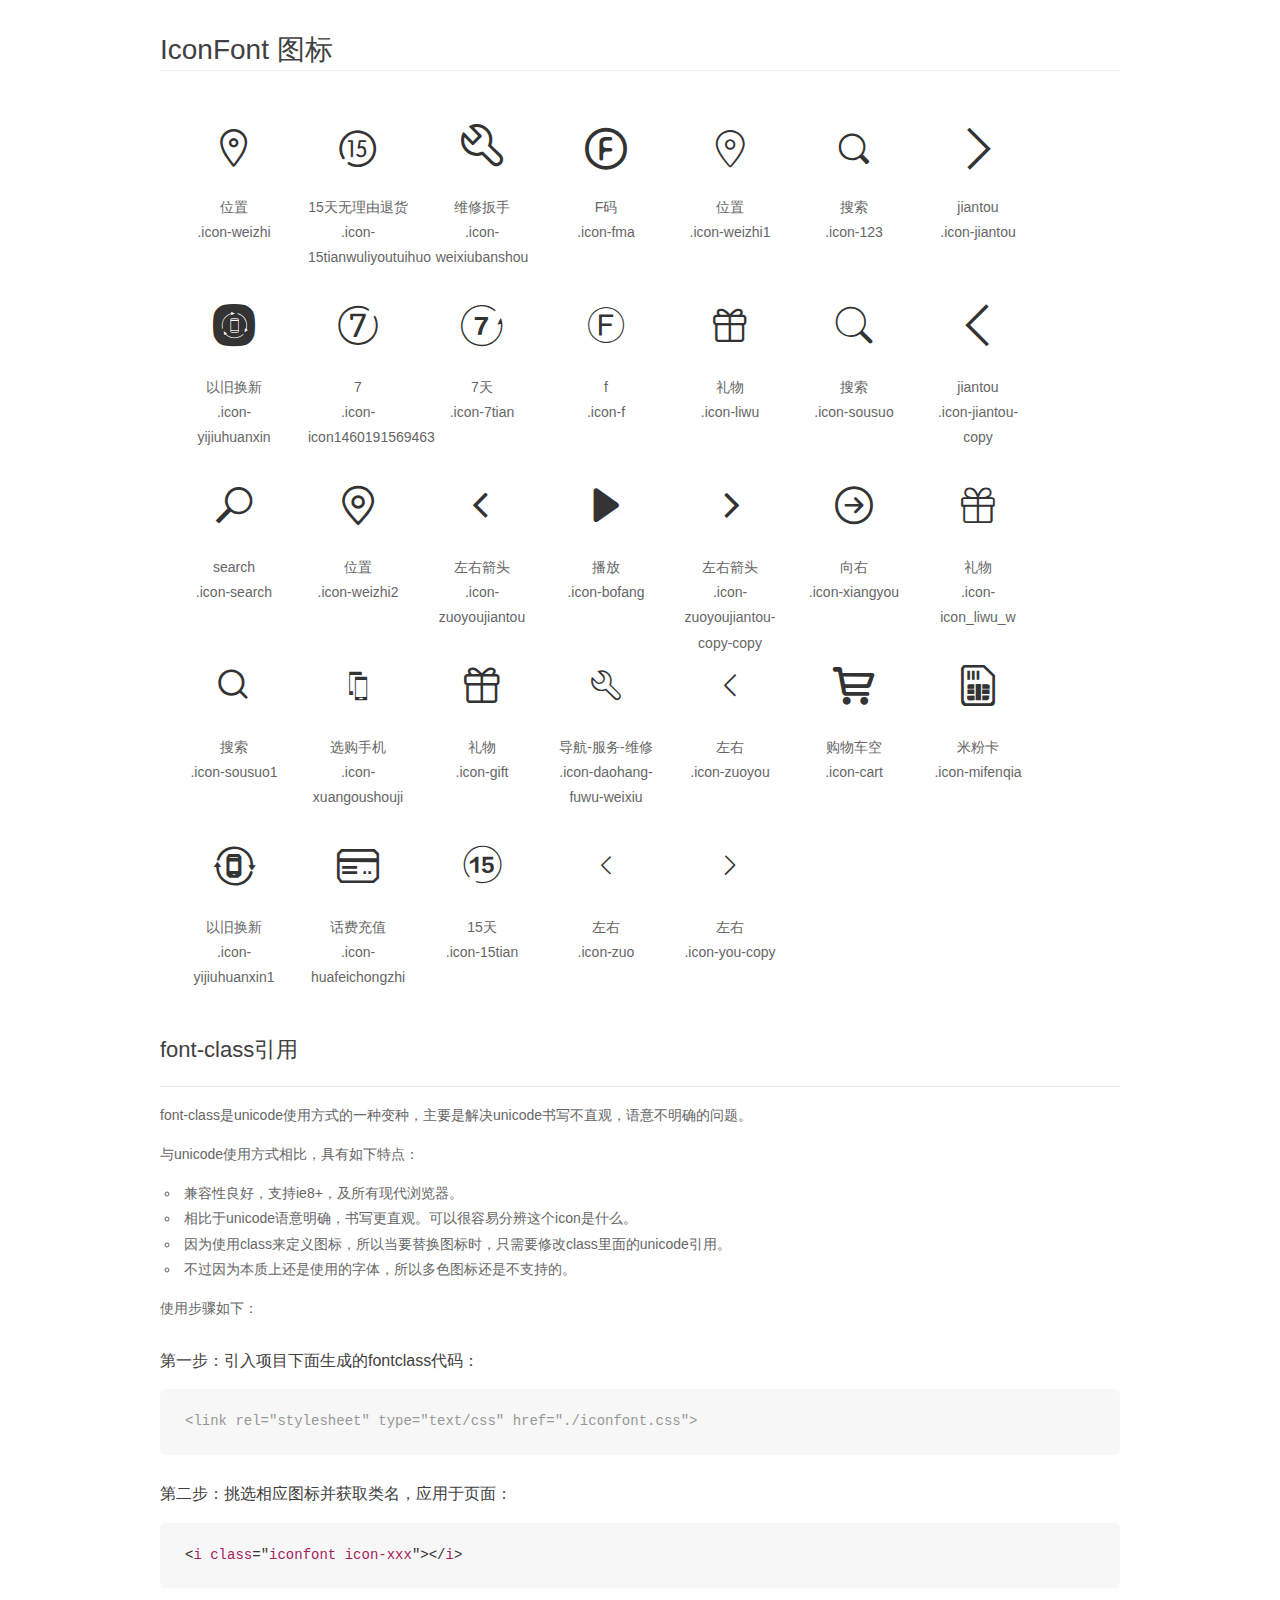
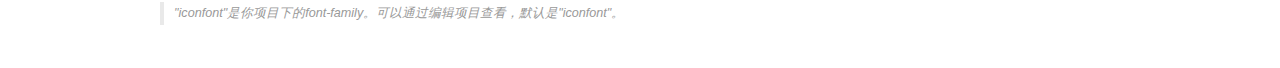
<file: iconfont/demo_fontclass.html>
<!DOCTYPE html>
<html>
<head>
    <meta charset="utf-8"/>
    <title>IconFont</title>
    <link rel="stylesheet" href="demo.css">
    <link rel="stylesheet" href="iconfont.css">
</head>
<body>
    <div class="main markdown">
        <h1>IconFont 图标</h1>
        <ul class="icon_lists clear">
            
                <li>
                <i class="icon iconfont icon-weizhi"></i>
                    <div class="name">位置</div>
                    <div class="fontclass">.icon-weizhi</div>
                </li>
            
                <li>
                <i class="icon iconfont icon-15tianwuliyoutuihuo"></i>
                    <div class="name">15天无理由退货</div>
                    <div class="fontclass">.icon-15tianwuliyoutuihuo</div>
                </li>
            
                <li>
                <i class="icon iconfont icon-weixiubanshou"></i>
                    <div class="name">维修扳手</div>
                    <div class="fontclass">.icon-weixiubanshou</div>
                </li>
            
                <li>
                <i class="icon iconfont icon-fma"></i>
                    <div class="name">F码</div>
                    <div class="fontclass">.icon-fma</div>
                </li>
            
                <li>
                <i class="icon iconfont icon-weizhi1"></i>
                    <div class="name">位置</div>
                    <div class="fontclass">.icon-weizhi1</div>
                </li>
            
                <li>
                <i class="icon iconfont icon-123"></i>
                    <div class="name">搜索</div>
                    <div class="fontclass">.icon-123</div>
                </li>
            
                <li>
                <i class="icon iconfont icon-jiantou"></i>
                    <div class="name">jiantou</div>
                    <div class="fontclass">.icon-jiantou</div>
                </li>
            
                <li>
                <i class="icon iconfont icon-yijiuhuanxin"></i>
                    <div class="name">以旧换新</div>
                    <div class="fontclass">.icon-yijiuhuanxin</div>
                </li>
            
                <li>
                <i class="icon iconfont icon-icon1460191569463"></i>
                    <div class="name">7</div>
                    <div class="fontclass">.icon-icon1460191569463</div>
                </li>
            
                <li>
                <i class="icon iconfont icon-7tian"></i>
                    <div class="name">7天</div>
                    <div class="fontclass">.icon-7tian</div>
                </li>
            
                <li>
                <i class="icon iconfont icon-f"></i>
                    <div class="name">f</div>
                    <div class="fontclass">.icon-f</div>
                </li>
            
                <li>
                <i class="icon iconfont icon-liwu"></i>
                    <div class="name">礼物</div>
                    <div class="fontclass">.icon-liwu</div>
                </li>
            
                <li>
                <i class="icon iconfont icon-sousuo"></i>
                    <div class="name">搜索</div>
                    <div class="fontclass">.icon-sousuo</div>
                </li>
            
                <li>
                <i class="icon iconfont icon-jiantou-copy"></i>
                    <div class="name">jiantou</div>
                    <div class="fontclass">.icon-jiantou-copy</div>
                </li>
            
                <li>
                <i class="icon iconfont icon-search"></i>
                    <div class="name">search</div>
                    <div class="fontclass">.icon-search</div>
                </li>
            
                <li>
                <i class="icon iconfont icon-weizhi2"></i>
                    <div class="name">位置</div>
                    <div class="fontclass">.icon-weizhi2</div>
                </li>
            
                <li>
                <i class="icon iconfont icon-zuoyoujiantou"></i>
                    <div class="name">左右箭头</div>
                    <div class="fontclass">.icon-zuoyoujiantou</div>
                </li>
            
                <li>
                <i class="icon iconfont icon-bofang"></i>
                    <div class="name">播放</div>
                    <div class="fontclass">.icon-bofang</div>
                </li>
            
                <li>
                <i class="icon iconfont icon-zuoyoujiantou-copy-copy"></i>
                    <div class="name">左右箭头</div>
                    <div class="fontclass">.icon-zuoyoujiantou-copy-copy</div>
                </li>
            
                <li>
                <i class="icon iconfont icon-xiangyou"></i>
                    <div class="name">向右</div>
                    <div class="fontclass">.icon-xiangyou</div>
                </li>
            
                <li>
                <i class="icon iconfont icon-icon_liwu_w"></i>
                    <div class="name">礼物</div>
                    <div class="fontclass">.icon-icon_liwu_w</div>
                </li>
            
                <li>
                <i class="icon iconfont icon-sousuo1"></i>
                    <div class="name">搜索</div>
                    <div class="fontclass">.icon-sousuo1</div>
                </li>
            
                <li>
                <i class="icon iconfont icon-xuangoushouji"></i>
                    <div class="name">选购手机</div>
                    <div class="fontclass">.icon-xuangoushouji</div>
                </li>
            
                <li>
                <i class="icon iconfont icon-gift"></i>
                    <div class="name">礼物</div>
                    <div class="fontclass">.icon-gift</div>
                </li>
            
                <li>
                <i class="icon iconfont icon-daohang-fuwu-weixiu"></i>
                    <div class="name">导航-服务-维修</div>
                    <div class="fontclass">.icon-daohang-fuwu-weixiu</div>
                </li>
            
                <li>
                <i class="icon iconfont icon-zuoyou"></i>
                    <div class="name">左右</div>
                    <div class="fontclass">.icon-zuoyou</div>
                </li>
            
                <li>
                <i class="icon iconfont icon-cart"></i>
                    <div class="name">购物车空</div>
                    <div class="fontclass">.icon-cart</div>
                </li>
            
                <li>
                <i class="icon iconfont icon-mifenqia"></i>
                    <div class="name">米粉卡</div>
                    <div class="fontclass">.icon-mifenqia</div>
                </li>
            
                <li>
                <i class="icon iconfont icon-yijiuhuanxin1"></i>
                    <div class="name">以旧换新</div>
                    <div class="fontclass">.icon-yijiuhuanxin1</div>
                </li>
            
                <li>
                <i class="icon iconfont icon-huafeichongzhi"></i>
                    <div class="name">话费充值</div>
                    <div class="fontclass">.icon-huafeichongzhi</div>
                </li>
            
                <li>
                <i class="icon iconfont icon-15tian"></i>
                    <div class="name">15天</div>
                    <div class="fontclass">.icon-15tian</div>
                </li>
            
                <li>
                <i class="icon iconfont icon-zuo"></i>
                    <div class="name">左右</div>
                    <div class="fontclass">.icon-zuo</div>
                </li>
            
                <li>
                <i class="icon iconfont icon-you-copy"></i>
                    <div class="name">左右</div>
                    <div class="fontclass">.icon-you-copy</div>
                </li>
            
        </ul>

        <h2 id="font-class-">font-class引用</h2>
        <hr>

        <p>font-class是unicode使用方式的一种变种，主要是解决unicode书写不直观，语意不明确的问题。</p>
        <p>与unicode使用方式相比，具有如下特点：</p>
        <ul>
        <li>兼容性良好，支持ie8+，及所有现代浏览器。</li>
        <li>相比于unicode语意明确，书写更直观。可以很容易分辨这个icon是什么。</li>
        <li>因为使用class来定义图标，所以当要替换图标时，只需要修改class里面的unicode引用。</li>
        <li>不过因为本质上还是使用的字体，所以多色图标还是不支持的。</li>
        </ul>
        <p>使用步骤如下：</p>
        <h3 id="-fontclass-">第一步：引入项目下面生成的fontclass代码：</h3>


        <pre><code class="lang-js hljs javascript"><span class="hljs-comment">&lt;link rel="stylesheet" type="text/css" href="./iconfont.css"&gt;</span></code></pre>
        <h3 id="-">第二步：挑选相应图标并获取类名，应用于页面：</h3>
        <pre><code class="lang-css hljs">&lt;<span class="hljs-selector-tag">i</span> <span class="hljs-selector-tag">class</span>="<span class="hljs-selector-tag">iconfont</span> <span class="hljs-selector-tag">icon-xxx</span>"&gt;&lt;/<span class="hljs-selector-tag">i</span>&gt;</code></pre>
        <blockquote>
        <p>"iconfont"是你项目下的font-family。可以通过编辑项目查看，默认是"iconfont"。</p>
        </blockquote>
    </div>
</body>
</html>
</file>
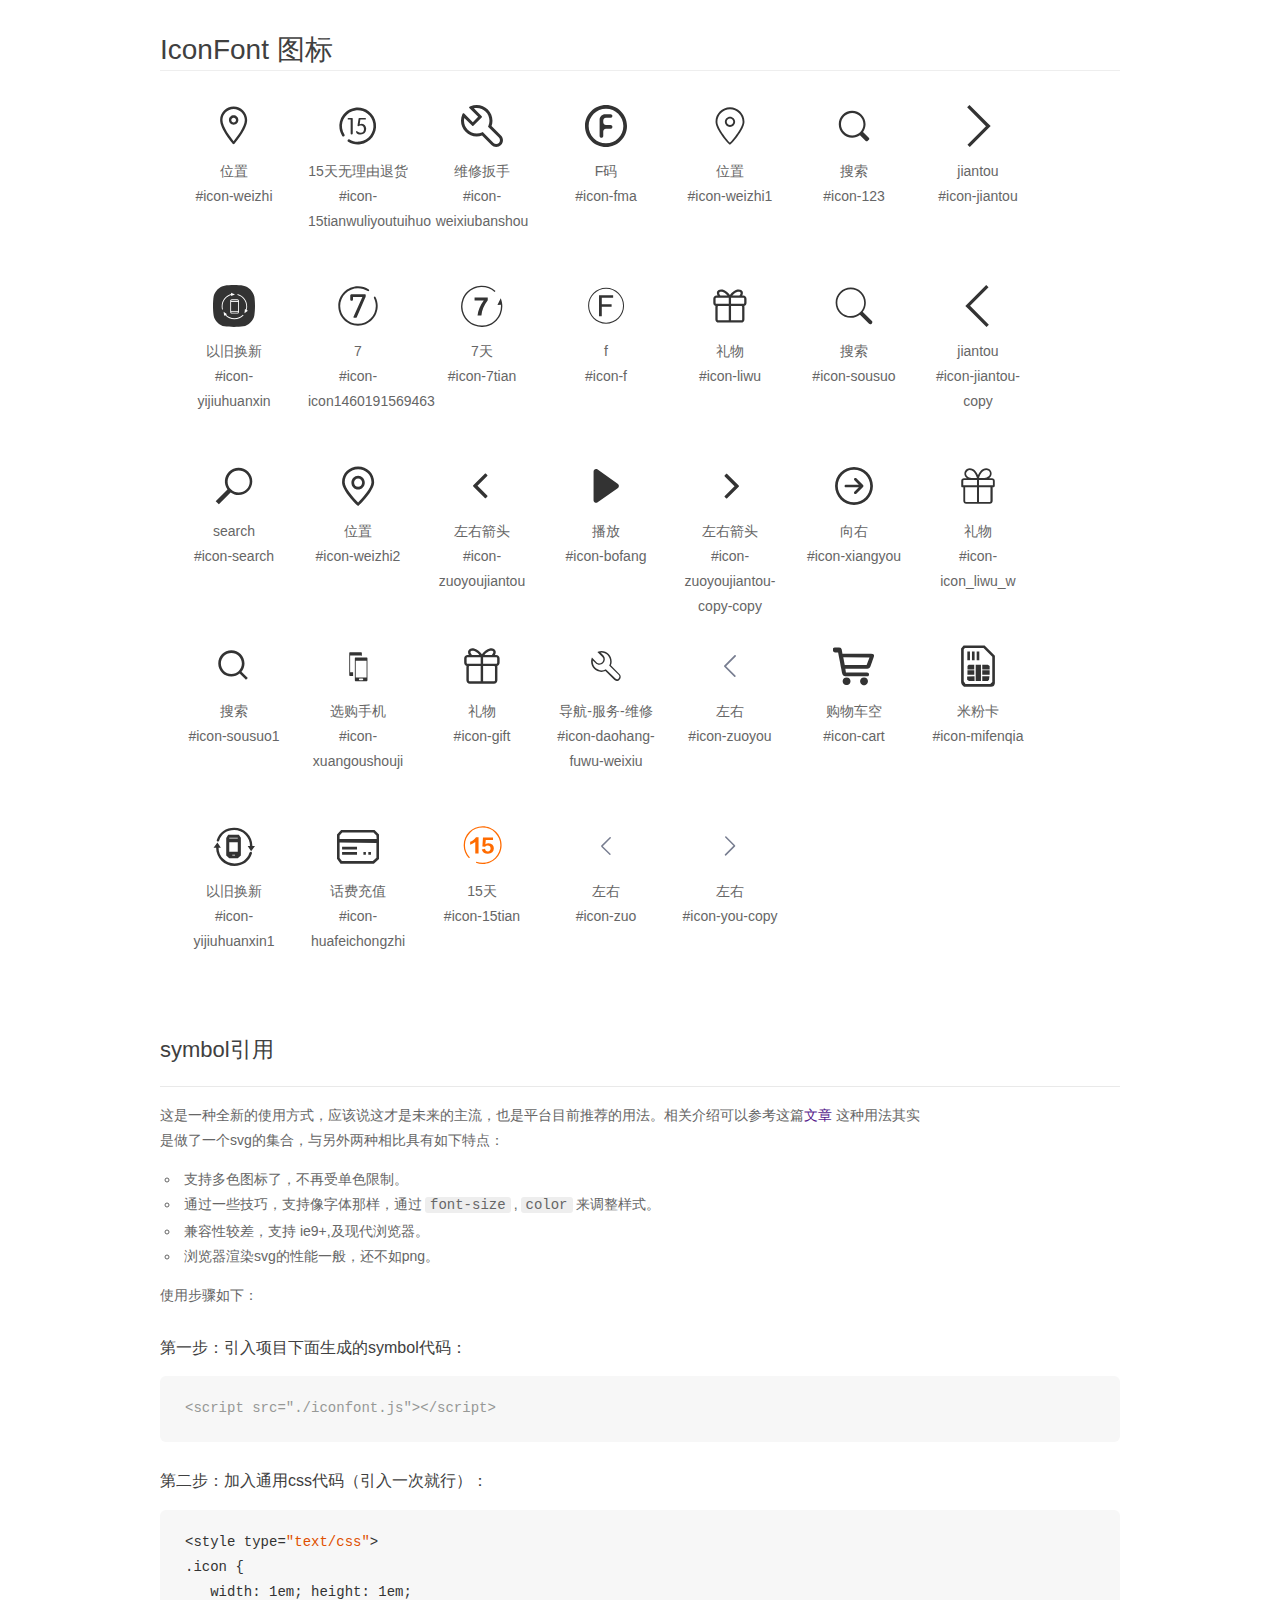
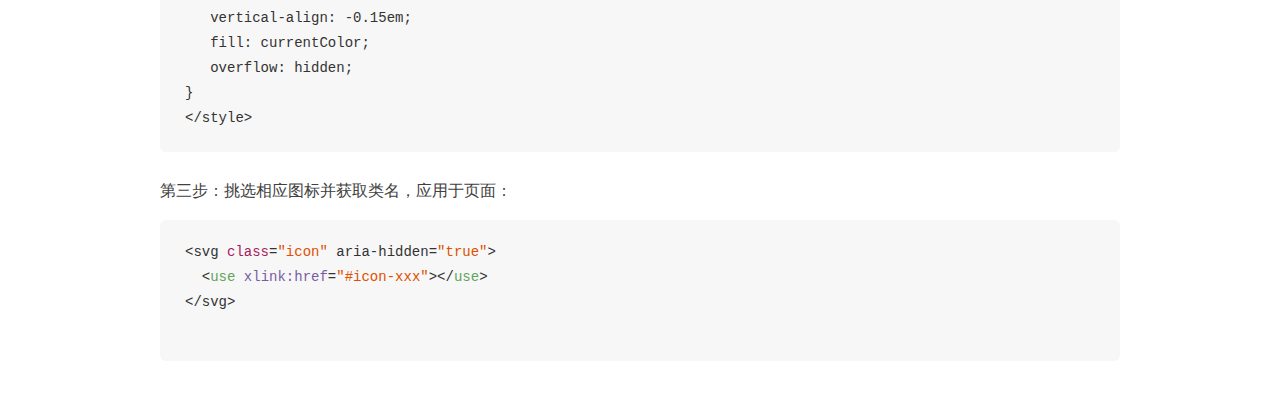
<file: iconfont/demo_symbol.html>
<!DOCTYPE html>
<html>
<head>
    <meta charset="utf-8"/>
    <title>IconFont</title>
    <link rel="stylesheet" href="demo.css">
    <script src="iconfont.js"></script>

    <style type="text/css">
        .icon {
          /* 通过设置 font-size 来改变图标大小 */
          width: 1em; height: 1em;
          /* 图标和文字相邻时，垂直对齐 */
          vertical-align: -0.15em;
          /* 通过设置 color 来改变 SVG 的颜色/fill */
          fill: currentColor;
          /* path 和 stroke 溢出 viewBox 部分在 IE 下会显示
             normalize.css 中也包含这行 */
          overflow: hidden;
        }

    </style>
</head>
<body>
    <div class="main markdown">
        <h1>IconFont 图标</h1>
        <ul class="icon_lists clear">
            
                <li>
                    <svg class="icon" aria-hidden="true">
                        <use xlink:href="#icon-weizhi"></use>
                    </svg>
                    <div class="name">位置</div>
                    <div class="fontclass">#icon-weizhi</div>
                </li>
            
                <li>
                    <svg class="icon" aria-hidden="true">
                        <use xlink:href="#icon-15tianwuliyoutuihuo"></use>
                    </svg>
                    <div class="name">15天无理由退货</div>
                    <div class="fontclass">#icon-15tianwuliyoutuihuo</div>
                </li>
            
                <li>
                    <svg class="icon" aria-hidden="true">
                        <use xlink:href="#icon-weixiubanshou"></use>
                    </svg>
                    <div class="name">维修扳手</div>
                    <div class="fontclass">#icon-weixiubanshou</div>
                </li>
            
                <li>
                    <svg class="icon" aria-hidden="true">
                        <use xlink:href="#icon-fma"></use>
                    </svg>
                    <div class="name">F码</div>
                    <div class="fontclass">#icon-fma</div>
                </li>
            
                <li>
                    <svg class="icon" aria-hidden="true">
                        <use xlink:href="#icon-weizhi1"></use>
                    </svg>
                    <div class="name">位置</div>
                    <div class="fontclass">#icon-weizhi1</div>
                </li>
            
                <li>
                    <svg class="icon" aria-hidden="true">
                        <use xlink:href="#icon-123"></use>
                    </svg>
                    <div class="name">搜索</div>
                    <div class="fontclass">#icon-123</div>
                </li>
            
                <li>
                    <svg class="icon" aria-hidden="true">
                        <use xlink:href="#icon-jiantou"></use>
                    </svg>
                    <div class="name">jiantou</div>
                    <div class="fontclass">#icon-jiantou</div>
                </li>
            
                <li>
                    <svg class="icon" aria-hidden="true">
                        <use xlink:href="#icon-yijiuhuanxin"></use>
                    </svg>
                    <div class="name">以旧换新</div>
                    <div class="fontclass">#icon-yijiuhuanxin</div>
                </li>
            
                <li>
                    <svg class="icon" aria-hidden="true">
                        <use xlink:href="#icon-icon1460191569463"></use>
                    </svg>
                    <div class="name">7</div>
                    <div class="fontclass">#icon-icon1460191569463</div>
                </li>
            
                <li>
                    <svg class="icon" aria-hidden="true">
                        <use xlink:href="#icon-7tian"></use>
                    </svg>
                    <div class="name">7天</div>
                    <div class="fontclass">#icon-7tian</div>
                </li>
            
                <li>
                    <svg class="icon" aria-hidden="true">
                        <use xlink:href="#icon-f"></use>
                    </svg>
                    <div class="name">f</div>
                    <div class="fontclass">#icon-f</div>
                </li>
            
                <li>
                    <svg class="icon" aria-hidden="true">
                        <use xlink:href="#icon-liwu"></use>
                    </svg>
                    <div class="name">礼物</div>
                    <div class="fontclass">#icon-liwu</div>
                </li>
            
                <li>
                    <svg class="icon" aria-hidden="true">
                        <use xlink:href="#icon-sousuo"></use>
                    </svg>
                    <div class="name">搜索</div>
                    <div class="fontclass">#icon-sousuo</div>
                </li>
            
                <li>
                    <svg class="icon" aria-hidden="true">
                        <use xlink:href="#icon-jiantou-copy"></use>
                    </svg>
                    <div class="name">jiantou</div>
                    <div class="fontclass">#icon-jiantou-copy</div>
                </li>
            
                <li>
                    <svg class="icon" aria-hidden="true">
                        <use xlink:href="#icon-search"></use>
                    </svg>
                    <div class="name">search</div>
                    <div class="fontclass">#icon-search</div>
                </li>
            
                <li>
                    <svg class="icon" aria-hidden="true">
                        <use xlink:href="#icon-weizhi2"></use>
                    </svg>
                    <div class="name">位置</div>
                    <div class="fontclass">#icon-weizhi2</div>
                </li>
            
                <li>
                    <svg class="icon" aria-hidden="true">
                        <use xlink:href="#icon-zuoyoujiantou"></use>
                    </svg>
                    <div class="name">左右箭头</div>
                    <div class="fontclass">#icon-zuoyoujiantou</div>
                </li>
            
                <li>
                    <svg class="icon" aria-hidden="true">
                        <use xlink:href="#icon-bofang"></use>
                    </svg>
                    <div class="name">播放</div>
                    <div class="fontclass">#icon-bofang</div>
                </li>
            
                <li>
                    <svg class="icon" aria-hidden="true">
                        <use xlink:href="#icon-zuoyoujiantou-copy-copy"></use>
                    </svg>
                    <div class="name">左右箭头</div>
                    <div class="fontclass">#icon-zuoyoujiantou-copy-copy</div>
                </li>
            
                <li>
                    <svg class="icon" aria-hidden="true">
                        <use xlink:href="#icon-xiangyou"></use>
                    </svg>
                    <div class="name">向右</div>
                    <div class="fontclass">#icon-xiangyou</div>
                </li>
            
                <li>
                    <svg class="icon" aria-hidden="true">
                        <use xlink:href="#icon-icon_liwu_w"></use>
                    </svg>
                    <div class="name">礼物</div>
                    <div class="fontclass">#icon-icon_liwu_w</div>
                </li>
            
                <li>
                    <svg class="icon" aria-hidden="true">
                        <use xlink:href="#icon-sousuo1"></use>
                    </svg>
                    <div class="name">搜索</div>
                    <div class="fontclass">#icon-sousuo1</div>
                </li>
            
                <li>
                    <svg class="icon" aria-hidden="true">
                        <use xlink:href="#icon-xuangoushouji"></use>
                    </svg>
                    <div class="name">选购手机</div>
                    <div class="fontclass">#icon-xuangoushouji</div>
                </li>
            
                <li>
                    <svg class="icon" aria-hidden="true">
                        <use xlink:href="#icon-gift"></use>
                    </svg>
                    <div class="name">礼物</div>
                    <div class="fontclass">#icon-gift</div>
                </li>
            
                <li>
                    <svg class="icon" aria-hidden="true">
                        <use xlink:href="#icon-daohang-fuwu-weixiu"></use>
                    </svg>
                    <div class="name">导航-服务-维修</div>
                    <div class="fontclass">#icon-daohang-fuwu-weixiu</div>
                </li>
            
                <li>
                    <svg class="icon" aria-hidden="true">
                        <use xlink:href="#icon-zuoyou"></use>
                    </svg>
                    <div class="name">左右</div>
                    <div class="fontclass">#icon-zuoyou</div>
                </li>
            
                <li>
                    <svg class="icon" aria-hidden="true">
                        <use xlink:href="#icon-cart"></use>
                    </svg>
                    <div class="name">购物车空</div>
                    <div class="fontclass">#icon-cart</div>
                </li>
            
                <li>
                    <svg class="icon" aria-hidden="true">
                        <use xlink:href="#icon-mifenqia"></use>
                    </svg>
                    <div class="name">米粉卡</div>
                    <div class="fontclass">#icon-mifenqia</div>
                </li>
            
                <li>
                    <svg class="icon" aria-hidden="true">
                        <use xlink:href="#icon-yijiuhuanxin1"></use>
                    </svg>
                    <div class="name">以旧换新</div>
                    <div class="fontclass">#icon-yijiuhuanxin1</div>
                </li>
            
                <li>
                    <svg class="icon" aria-hidden="true">
                        <use xlink:href="#icon-huafeichongzhi"></use>
                    </svg>
                    <div class="name">话费充值</div>
                    <div class="fontclass">#icon-huafeichongzhi</div>
                </li>
            
                <li>
                    <svg class="icon" aria-hidden="true">
                        <use xlink:href="#icon-15tian"></use>
                    </svg>
                    <div class="name">15天</div>
                    <div class="fontclass">#icon-15tian</div>
                </li>
            
                <li>
                    <svg class="icon" aria-hidden="true">
                        <use xlink:href="#icon-zuo"></use>
                    </svg>
                    <div class="name">左右</div>
                    <div class="fontclass">#icon-zuo</div>
                </li>
            
                <li>
                    <svg class="icon" aria-hidden="true">
                        <use xlink:href="#icon-you-copy"></use>
                    </svg>
                    <div class="name">左右</div>
                    <div class="fontclass">#icon-you-copy</div>
                </li>
            
        </ul>


        <h2 id="symbol-">symbol引用</h2>
        <hr>

        <p>这是一种全新的使用方式，应该说这才是未来的主流，也是平台目前推荐的用法。相关介绍可以参考这篇<a href="">文章</a>
        这种用法其实是做了一个svg的集合，与另外两种相比具有如下特点：</p>
        <ul>
          <li>支持多色图标了，不再受单色限制。</li>
          <li>通过一些技巧，支持像字体那样，通过<code>font-size</code>,<code>color</code>来调整样式。</li>
          <li>兼容性较差，支持 ie9+,及现代浏览器。</li>
          <li>浏览器渲染svg的性能一般，还不如png。</li>
        </ul>
        <p>使用步骤如下：</p>
        <h3 id="-symbol-">第一步：引入项目下面生成的symbol代码：</h3>
        <pre><code class="lang-js hljs javascript"><span class="hljs-comment">&lt;script src="./iconfont.js"&gt;&lt;/script&gt;</span></code></pre>
        <h3 id="-css-">第二步：加入通用css代码（引入一次就行）：</h3>
        <pre><code class="lang-js hljs javascript">&lt;style type=<span class="hljs-string">"text/css"</span>&gt;
.icon {
   width: <span class="hljs-number">1</span>em; height: <span class="hljs-number">1</span>em;
   vertical-align: <span class="hljs-number">-0.15</span>em;
   fill: currentColor;
   overflow: hidden;
}
&lt;<span class="hljs-regexp">/style&gt;</span></code></pre>
        <h3 id="-">第三步：挑选相应图标并获取类名，应用于页面：</h3>
        <pre><code class="lang-js hljs javascript">&lt;svg <span class="hljs-class"><span class="hljs-keyword">class</span></span>=<span class="hljs-string">"icon"</span> aria-hidden=<span class="hljs-string">"true"</span>&gt;<span class="xml"><span class="hljs-tag">
  &lt;<span class="hljs-name">use</span> <span class="hljs-attr">xlink:href</span>=<span class="hljs-string">"#icon-xxx"</span>&gt;</span><span class="hljs-tag">&lt;/<span class="hljs-name">use</span>&gt;</span>
</span>&lt;<span class="hljs-regexp">/svg&gt;
        </span></code></pre>
    </div>
</body>
</html>
</file>
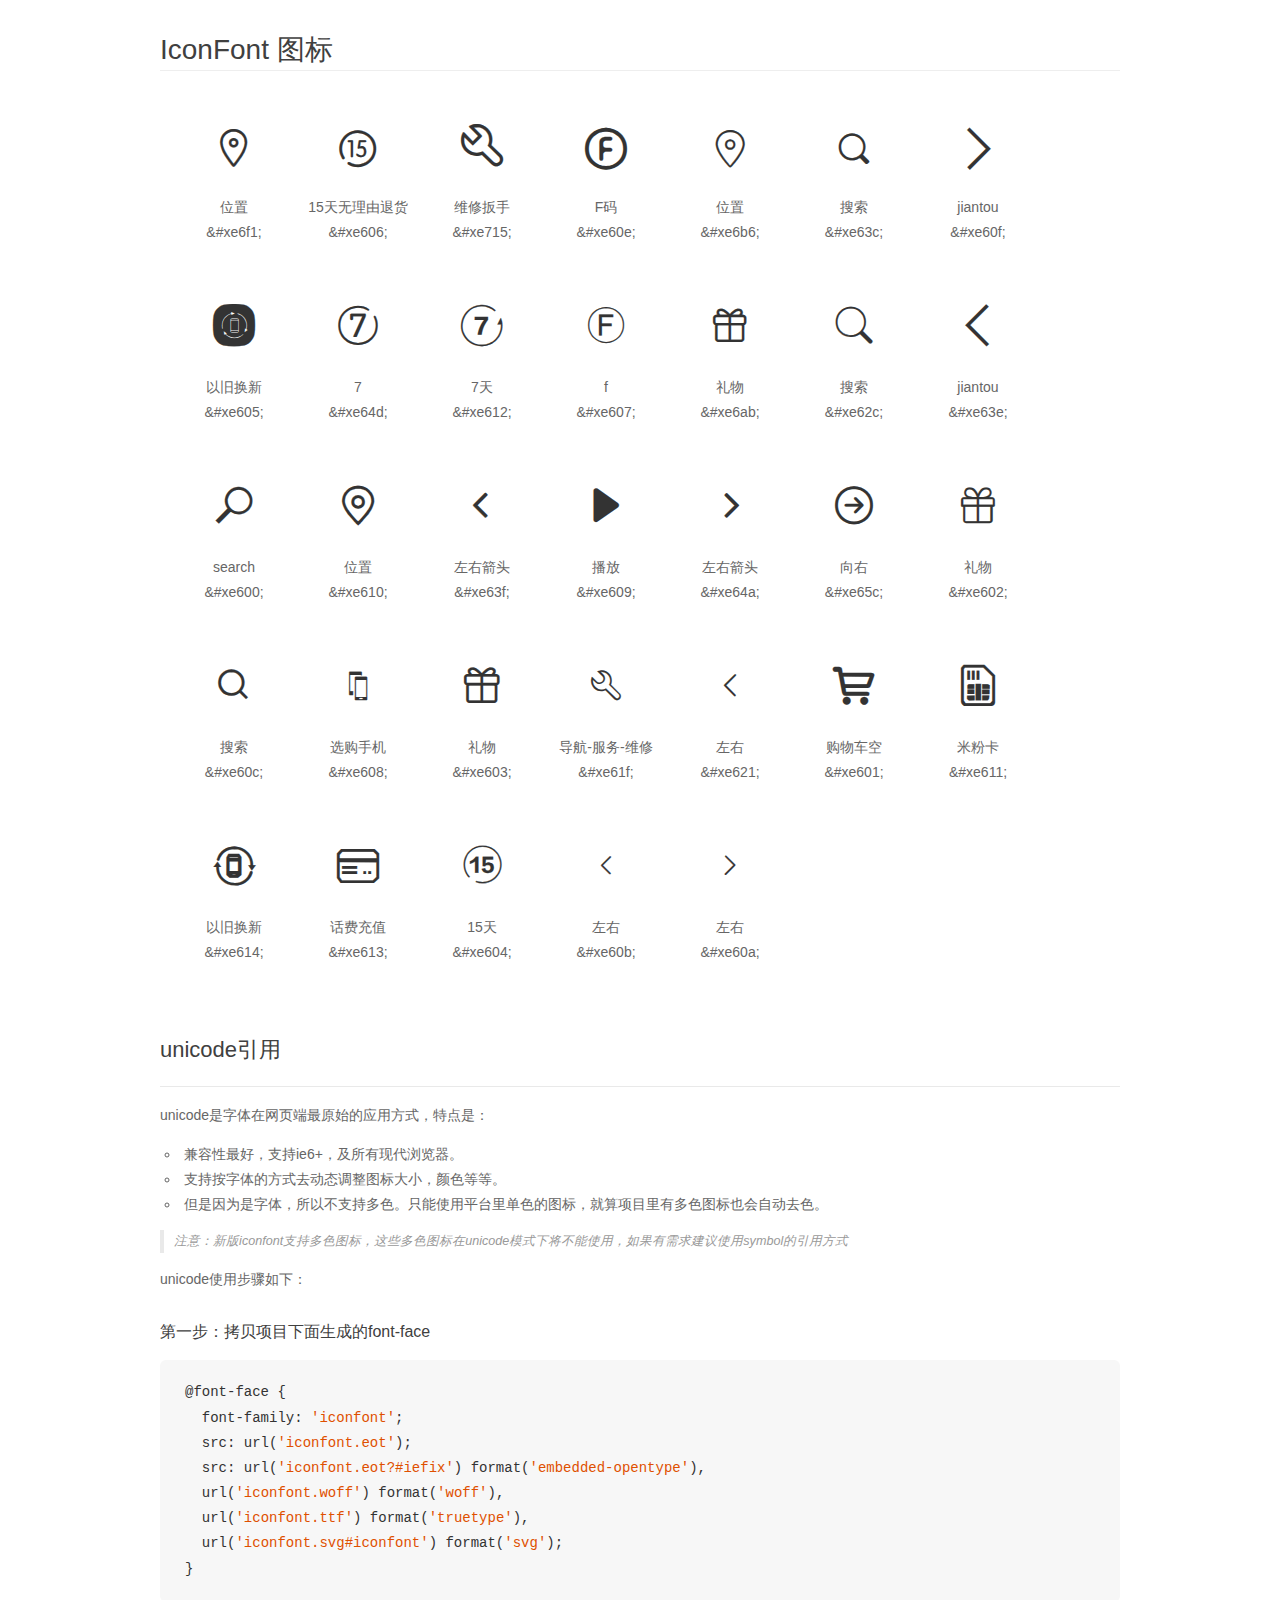
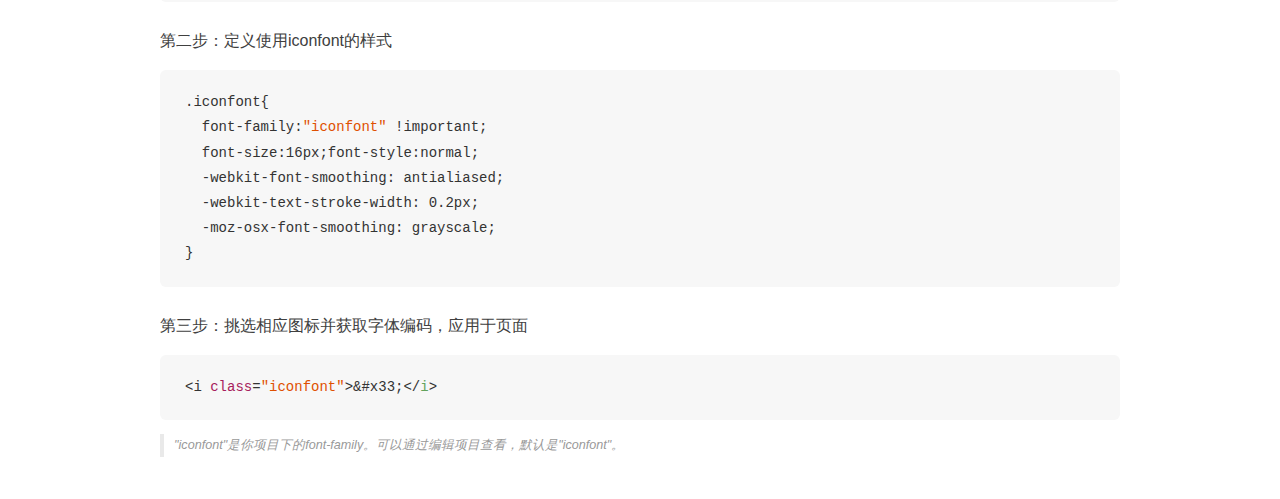
<file: iconfont/demo_unicode.html>
<!DOCTYPE html>
<html>
<head>
    <meta charset="utf-8"/>
    <title>IconFont</title>
    <link rel="stylesheet" href="demo.css">

    <style type="text/css">

        @font-face {font-family: "iconfont";
          src: url('iconfont.eot'); /* IE9*/
          src: url('iconfont.eot#iefix') format('embedded-opentype'), /* IE6-IE8 */
          url('iconfont.woff') format('woff'), /* chrome, firefox */
          url('iconfont.ttf') format('truetype'), /* chrome, firefox, opera, Safari, Android, iOS 4.2+*/
          url('iconfont.svg#iconfont') format('svg'); /* iOS 4.1- */
        }

        .iconfont {
          font-family:"iconfont" !important;
          font-size:16px;
          font-style:normal;
          -webkit-font-smoothing: antialiased;
          -webkit-text-stroke-width: 0.2px;
          -moz-osx-font-smoothing: grayscale;
        }

    </style>
</head>
<body>
    <div class="main markdown">
        <h1>IconFont 图标</h1>
        <ul class="icon_lists clear">
            
                <li>
                <i class="icon iconfont">&#xe6f1;</i>
                    <div class="name">位置</div>
                    <div class="code">&amp;#xe6f1;</div>
                </li>
            
                <li>
                <i class="icon iconfont">&#xe606;</i>
                    <div class="name">15天无理由退货</div>
                    <div class="code">&amp;#xe606;</div>
                </li>
            
                <li>
                <i class="icon iconfont">&#xe715;</i>
                    <div class="name">维修扳手</div>
                    <div class="code">&amp;#xe715;</div>
                </li>
            
                <li>
                <i class="icon iconfont">&#xe60e;</i>
                    <div class="name">F码</div>
                    <div class="code">&amp;#xe60e;</div>
                </li>
            
                <li>
                <i class="icon iconfont">&#xe6b6;</i>
                    <div class="name">位置</div>
                    <div class="code">&amp;#xe6b6;</div>
                </li>
            
                <li>
                <i class="icon iconfont">&#xe63c;</i>
                    <div class="name">搜索</div>
                    <div class="code">&amp;#xe63c;</div>
                </li>
            
                <li>
                <i class="icon iconfont">&#xe60f;</i>
                    <div class="name">jiantou</div>
                    <div class="code">&amp;#xe60f;</div>
                </li>
            
                <li>
                <i class="icon iconfont">&#xe605;</i>
                    <div class="name">以旧换新</div>
                    <div class="code">&amp;#xe605;</div>
                </li>
            
                <li>
                <i class="icon iconfont">&#xe64d;</i>
                    <div class="name">7</div>
                    <div class="code">&amp;#xe64d;</div>
                </li>
            
                <li>
                <i class="icon iconfont">&#xe612;</i>
                    <div class="name">7天</div>
                    <div class="code">&amp;#xe612;</div>
                </li>
            
                <li>
                <i class="icon iconfont">&#xe607;</i>
                    <div class="name">f</div>
                    <div class="code">&amp;#xe607;</div>
                </li>
            
                <li>
                <i class="icon iconfont">&#xe6ab;</i>
                    <div class="name">礼物</div>
                    <div class="code">&amp;#xe6ab;</div>
                </li>
            
                <li>
                <i class="icon iconfont">&#xe62c;</i>
                    <div class="name">搜索</div>
                    <div class="code">&amp;#xe62c;</div>
                </li>
            
                <li>
                <i class="icon iconfont">&#xe63e;</i>
                    <div class="name">jiantou</div>
                    <div class="code">&amp;#xe63e;</div>
                </li>
            
                <li>
                <i class="icon iconfont">&#xe600;</i>
                    <div class="name">search</div>
                    <div class="code">&amp;#xe600;</div>
                </li>
            
                <li>
                <i class="icon iconfont">&#xe610;</i>
                    <div class="name">位置</div>
                    <div class="code">&amp;#xe610;</div>
                </li>
            
                <li>
                <i class="icon iconfont">&#xe63f;</i>
                    <div class="name">左右箭头</div>
                    <div class="code">&amp;#xe63f;</div>
                </li>
            
                <li>
                <i class="icon iconfont">&#xe609;</i>
                    <div class="name">播放</div>
                    <div class="code">&amp;#xe609;</div>
                </li>
            
                <li>
                <i class="icon iconfont">&#xe64a;</i>
                    <div class="name">左右箭头</div>
                    <div class="code">&amp;#xe64a;</div>
                </li>
            
                <li>
                <i class="icon iconfont">&#xe65c;</i>
                    <div class="name">向右</div>
                    <div class="code">&amp;#xe65c;</div>
                </li>
            
                <li>
                <i class="icon iconfont">&#xe602;</i>
                    <div class="name">礼物</div>
                    <div class="code">&amp;#xe602;</div>
                </li>
            
                <li>
                <i class="icon iconfont">&#xe60c;</i>
                    <div class="name">搜索</div>
                    <div class="code">&amp;#xe60c;</div>
                </li>
            
                <li>
                <i class="icon iconfont">&#xe608;</i>
                    <div class="name">选购手机</div>
                    <div class="code">&amp;#xe608;</div>
                </li>
            
                <li>
                <i class="icon iconfont">&#xe603;</i>
                    <div class="name">礼物</div>
                    <div class="code">&amp;#xe603;</div>
                </li>
            
                <li>
                <i class="icon iconfont">&#xe61f;</i>
                    <div class="name">导航-服务-维修</div>
                    <div class="code">&amp;#xe61f;</div>
                </li>
            
                <li>
                <i class="icon iconfont">&#xe621;</i>
                    <div class="name">左右</div>
                    <div class="code">&amp;#xe621;</div>
                </li>
            
                <li>
                <i class="icon iconfont">&#xe601;</i>
                    <div class="name">购物车空</div>
                    <div class="code">&amp;#xe601;</div>
                </li>
            
                <li>
                <i class="icon iconfont">&#xe611;</i>
                    <div class="name">米粉卡</div>
                    <div class="code">&amp;#xe611;</div>
                </li>
            
                <li>
                <i class="icon iconfont">&#xe614;</i>
                    <div class="name">以旧换新</div>
                    <div class="code">&amp;#xe614;</div>
                </li>
            
                <li>
                <i class="icon iconfont">&#xe613;</i>
                    <div class="name">话费充值</div>
                    <div class="code">&amp;#xe613;</div>
                </li>
            
                <li>
                <i class="icon iconfont">&#xe604;</i>
                    <div class="name">15天</div>
                    <div class="code">&amp;#xe604;</div>
                </li>
            
                <li>
                <i class="icon iconfont">&#xe60b;</i>
                    <div class="name">左右</div>
                    <div class="code">&amp;#xe60b;</div>
                </li>
            
                <li>
                <i class="icon iconfont">&#xe60a;</i>
                    <div class="name">左右</div>
                    <div class="code">&amp;#xe60a;</div>
                </li>
            
        </ul>
        <h2 id="unicode-">unicode引用</h2>
        <hr>

        <p>unicode是字体在网页端最原始的应用方式，特点是：</p>
        <ul>
        <li>兼容性最好，支持ie6+，及所有现代浏览器。</li>
        <li>支持按字体的方式去动态调整图标大小，颜色等等。</li>
        <li>但是因为是字体，所以不支持多色。只能使用平台里单色的图标，就算项目里有多色图标也会自动去色。</li>
        </ul>
        <blockquote>
        <p>注意：新版iconfont支持多色图标，这些多色图标在unicode模式下将不能使用，如果有需求建议使用symbol的引用方式</p>
        </blockquote>
        <p>unicode使用步骤如下：</p>
        <h3 id="-font-face">第一步：拷贝项目下面生成的font-face</h3>
        <pre><code class="lang-js hljs javascript">@font-face {
  font-family: <span class="hljs-string">'iconfont'</span>;
  src: url(<span class="hljs-string">'iconfont.eot'</span>);
  src: url(<span class="hljs-string">'iconfont.eot?#iefix'</span>) format(<span class="hljs-string">'embedded-opentype'</span>),
  url(<span class="hljs-string">'iconfont.woff'</span>) format(<span class="hljs-string">'woff'</span>),
  url(<span class="hljs-string">'iconfont.ttf'</span>) format(<span class="hljs-string">'truetype'</span>),
  url(<span class="hljs-string">'iconfont.svg#iconfont'</span>) format(<span class="hljs-string">'svg'</span>);
}
</code></pre>
        <h3 id="-iconfont-">第二步：定义使用iconfont的样式</h3>
        <pre><code class="lang-js hljs javascript">.iconfont{
  font-family:<span class="hljs-string">"iconfont"</span> !important;
  font-size:<span class="hljs-number">16</span>px;font-style:normal;
  -webkit-font-smoothing: antialiased;
  -webkit-text-stroke-width: <span class="hljs-number">0.2</span>px;
  -moz-osx-font-smoothing: grayscale;
}
</code></pre>
        <h3 id="-">第三步：挑选相应图标并获取字体编码，应用于页面</h3>
        <pre><code class="lang-js hljs javascript">&lt;i <span class="hljs-class"><span class="hljs-keyword">class</span></span>=<span class="hljs-string">"iconfont"</span>&gt;&amp;#x33;<span class="xml"><span class="hljs-tag">&lt;/<span class="hljs-name">i</span>&gt;</span></span></code></pre>

        <blockquote>
        <p>"iconfont"是你项目下的font-family。可以通过编辑项目查看，默认是"iconfont"。</p>
        </blockquote>
    </div>


</body>
</html>
</file>
<file: iconfont/iconfont.css>
@font-face {font-family: "iconfont";
  src: url('iconfont.eot?t=1504107547988'); /* IE9*/
  src: url('iconfont.eot?t=1504107547988#iefix') format('embedded-opentype'), /* IE6-IE8 */
  url('[data-uri]') format('woff'),
  url('iconfont.ttf?t=1504107547988') format('truetype'), /* chrome, firefox, opera, Safari, Android, iOS 4.2+*/
  url('iconfont.svg?t=1504107547988#iconfont') format('svg'); /* iOS 4.1- */
}

.iconfont {
  font-family:"iconfont" !important;
  font-size:16px;
  font-style:normal;
  -webkit-font-smoothing: antialiased;
  -moz-osx-font-smoothing: grayscale;
}

.icon-weizhi:before { content: "\e6f1"; }

.icon-15tianwuliyoutuihuo:before { content: "\e606"; }

.icon-weixiubanshou:before { content: "\e715"; }

.icon-fma:before { content: "\e60e"; }

.icon-weizhi1:before { content: "\e6b6"; }

.icon-123:before { content: "\e63c"; }

.icon-jiantou:before { content: "\e60f"; }

.icon-yijiuhuanxin:before { content: "\e605"; }

.icon-icon1460191569463:before { content: "\e64d"; }

.icon-7tian:before { content: "\e612"; }

.icon-f:before { content: "\e607"; }

.icon-liwu:before { content: "\e6ab"; }

.icon-sousuo:before { content: "\e62c"; }

.icon-jiantou-copy:before { content: "\e63e"; }

.icon-search:before { content: "\e600"; }

.icon-weizhi2:before { content: "\e610"; }

.icon-zuoyoujiantou:before { content: "\e63f"; }

.icon-bofang:before { content: "\e609"; }

.icon-zuoyoujiantou-copy-copy:before { content: "\e64a"; }

.icon-xiangyou:before { content: "\e65c"; }

.icon-icon_liwu_w:before { content: "\e602"; }

.icon-sousuo1:before { content: "\e60c"; }

.icon-xuangoushouji:before { content: "\e608"; }

.icon-gift:before { content: "\e603"; }

.icon-daohang-fuwu-weixiu:before { content: "\e61f"; }

.icon-zuoyou:before { content: "\e621"; }

.icon-cart:before { content: "\e601"; }

.icon-mifenqia:before { content: "\e611"; }

.icon-yijiuhuanxin1:before { content: "\e614"; }

.icon-huafeichongzhi:before { content: "\e613"; }

.icon-15tian:before { content: "\e604"; }

.icon-zuo:before { content: "\e60b"; }

.icon-you-copy:before { content: "\e60a"; }
</file>
<file: iconfont/demo.css>
*{margin: 0;padding: 0;list-style: none;}
/*
KISSY CSS Reset
理念：1. reset 的目的不是清除浏览器的默认样式，这仅是部分工作。清除和重置是紧密不可分的。
2. reset 的目的不是让默认样式在所有浏览器下一致，而是减少默认样式有可能带来的问题。
3. reset 期望提供一套普适通用的基础样式。但没有银弹，推荐根据具体需求，裁剪和修改后再使用。
特色：1. 适应中文；2. 基于最新主流浏览器。
维护：玉伯<lifesinger@gmail.com>, 正淳<ragecarrier@gmail.com>
 */

/** 清除内外边距 **/
body, h1, h2, h3, h4, h5, h6, hr, p, blockquote, /* structural elements 结构元素 */
dl, dt, dd, ul, ol, li, /* list elements 列表元素 */
pre, /* text formatting elements 文本格式元素 */
form, fieldset, legend, button, input, textarea, /* form elements 表单元素 */
th, td /* table elements 表格元素 */ {
  margin: 0;
  padding: 0;
}

/** 设置默认字体 **/
body,
button, input, select, textarea /* for ie */ {
  font: 12px/1.5 tahoma, arial, \5b8b\4f53, sans-serif;
}
h1, h2, h3, h4, h5, h6 { font-size: 100%; }
address, cite, dfn, em, var { font-style: normal; } /* 将斜体扶正 */
code, kbd, pre, samp { font-family: courier new, courier, monospace; } /* 统一等宽字体 */
small { font-size: 12px; } /* 小于 12px 的中文很难阅读，让 small 正常化 */

/** 重置列表元素 **/
ul, ol { list-style: none; }

/** 重置文本格式元素 **/
a { text-decoration: none; }
a:hover { text-decoration: underline; }


/** 重置表单元素 **/
legend { color: #000; } /* for ie6 */
fieldset, img { border: 0; } /* img 搭车：让链接里的 img 无边框 */
button, input, select, textarea { font-size: 100%; } /* 使得表单元素在 ie 下能继承字体大小 */
/* 注：optgroup 无法扶正 */

/** 重置表格元素 **/
table { border-collapse: collapse; border-spacing: 0; }

/* 清除浮动 */
.ks-clear:after, .clear:after {
  content: '\20';
  display: block;
  height: 0;
  clear: both;
}
.ks-clear, .clear {
  *zoom: 1;
}

.main {
  padding: 30px 100px;
width: 960px;
margin: 0 auto;
}
.main h1{font-size:36px; color:#333; text-align:left;margin-bottom:30px; border-bottom: 1px solid #eee;}

.helps{margin-top:40px;}
.helps pre{
  padding:20px;
  margin:10px 0;
  border:solid 1px #e7e1cd;
  background-color: #fffdef;
  overflow: auto;
}

.icon_lists{
  width: 100% !important;

}

.icon_lists li{
  float:left;
  width: 100px;
  height:180px;
  text-align: center;
  list-style: none !important;
}
.icon_lists .icon{
  font-size: 42px;
  line-height: 100px;
  margin: 10px 0;
  color:#333;
  -webkit-transition: font-size 0.25s ease-out 0s;
  -moz-transition: font-size 0.25s ease-out 0s;
  transition: font-size 0.25s ease-out 0s;

}
.icon_lists .icon:hover{
  font-size: 100px;
}



.markdown {
  color: #666;
  font-size: 14px;
  line-height: 1.8;
}

.highlight {
  line-height: 1.5;
}

.markdown img {
  vertical-align: middle;
  max-width: 100%;
}

.markdown h1 {
  color: #404040;
  font-weight: 500;
  line-height: 40px;
  margin-bottom: 24px;
}

.markdown h2,
.markdown h3,
.markdown h4,
.markdown h5,
.markdown h6 {
  color: #404040;
  margin: 1.6em 0 0.6em 0;
  font-weight: 500;
  clear: both;
}

.markdown h1 {
  font-size: 28px;
}

.markdown h2 {
  font-size: 22px;
}

.markdown h3 {
  font-size: 16px;
}

.markdown h4 {
  font-size: 14px;
}

.markdown h5 {
  font-size: 12px;
}

.markdown h6 {
  font-size: 12px;
}

.markdown hr {
  height: 1px;
  border: 0;
  background: #e9e9e9;
  margin: 16px 0;
  clear: both;
}

.markdown p,
.markdown pre {
  margin: 1em 0;
}

.markdown > p,
.markdown > blockquote,
.markdown > .highlight,
.markdown > ol,
.markdown > ul {
  width: 80%;
}

.markdown ul > li {
  list-style: circle;
}

.markdown > ul li,
.markdown blockquote ul > li {
  margin-left: 20px;
  padding-left: 4px;
}

.markdown > ul li p,
.markdown > ol li p {
  margin: 0.6em 0;
}

.markdown ol > li {
  list-style: decimal;
}

.markdown > ol li,
.markdown blockquote ol > li {
  margin-left: 20px;
  padding-left: 4px;
}

.markdown code {
  margin: 0 3px;
  padding: 0 5px;
  background: #eee;
  border-radius: 3px;
}

.markdown pre {
  border-radius: 6px;
  background: #f7f7f7;
  padding: 20px;
}

.markdown pre code {
  border: none;
  background: #f7f7f7;
  margin: 0;
}

.markdown strong,
.markdown b {
  font-weight: 600;
}

.markdown > table {
  border-collapse: collapse;
  border-spacing: 0px;
  empty-cells: show;
  border: 1px solid #e9e9e9;
  width: 95%;
  margin-bottom: 24px;
}

.markdown > table th {
  white-space: nowrap;
  color: #333;
  font-weight: 600;

}

.markdown > table th,
.markdown > table td {
  border: 1px solid #e9e9e9;
  padding: 8px 16px;
  text-align: left;
}

.markdown > table th {
  background: #F7F7F7;
}

.markdown blockquote {
  font-size: 90%;
  color: #999;
  border-left: 4px solid #e9e9e9;
  padding-left: 0.8em;
  margin: 1em 0;
  font-style: italic;
}

.markdown blockquote p {
  margin: 0;
}

.markdown .anchor {
  opacity: 0;
  transition: opacity 0.3s ease;
  margin-left: 8px;
}

.markdown .waiting {
  color: #ccc;
}

.markdown h1:hover .anchor,
.markdown h2:hover .anchor,
.markdown h3:hover .anchor,
.markdown h4:hover .anchor,
.markdown h5:hover .anchor,
.markdown h6:hover .anchor {
  opacity: 1;
  display: inline-block;
}

.markdown > br,
.markdown > p > br {
  clear: both;
}


.hljs {
  display: block;
  background: white;
  padding: 0.5em;
  color: #333333;
  overflow-x: auto;
}

.hljs-comment,
.hljs-meta {
  color: #969896;
}

.hljs-string,
.hljs-variable,
.hljs-template-variable,
.hljs-strong,
.hljs-emphasis,
.hljs-quote {
  color: #df5000;
}

.hljs-keyword,
.hljs-selector-tag,
.hljs-type {
  color: #a71d5d;
}

.hljs-literal,
.hljs-symbol,
.hljs-bullet,
.hljs-attribute {
  color: #0086b3;
}

.hljs-section,
.hljs-name {
  color: #63a35c;
}

.hljs-tag {
  color: #333333;
}

.hljs-title,
.hljs-attr,
.hljs-selector-id,
.hljs-selector-class,
.hljs-selector-attr,
.hljs-selector-pseudo {
  color: #795da3;
}

.hljs-addition {
  color: #55a532;
  background-color: #eaffea;
}

.hljs-deletion {
  color: #bd2c00;
  background-color: #ffecec;
}

.hljs-link {
  text-decoration: underline;
}

pre{
  background: #fff;
}
</file>
